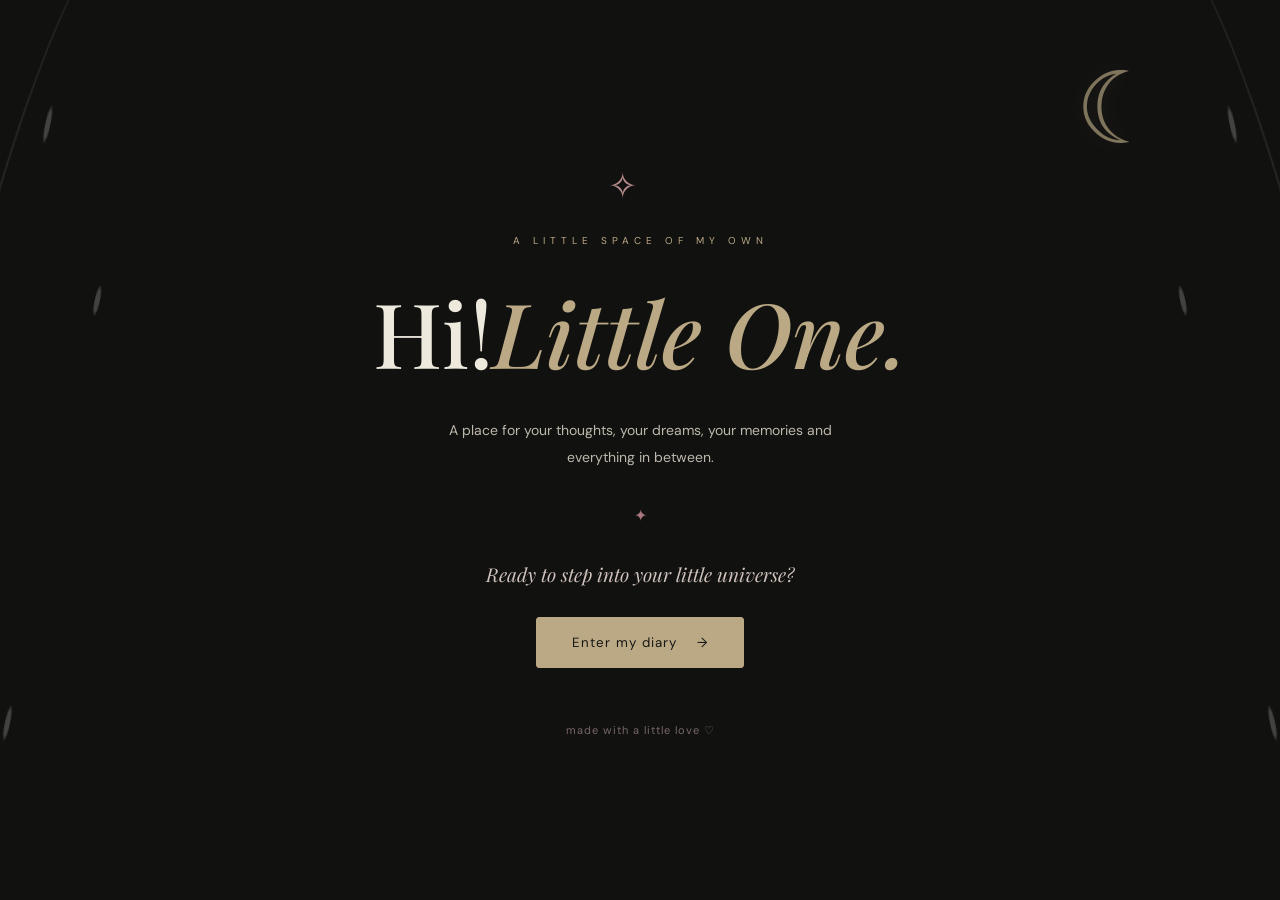
<file: index.html>
<!DOCTYPE html>
<html lang="en">
<head>
    <meta charset="UTF-8">
    <meta name="viewport" content="width=device-width, initial-scale=1.0">
    <title>Welcome | Dear Diary</title>

    <link rel="stylesheet" href="style.css">

    <link href="https://fonts.googleapis.com/css2?family=DM+Sans:wght@400;500;600&family=Playfair+Display:ital,wght@0,500;0,600;1,500&display=swap" rel="stylesheet">
</head>

<body class="welcome-page">

   <div class="moon-decoration">☾</div>

    <main class="welcome-container">

        <div class="welcome-decoration">✧</div>

       

        <p class="welcome-label">A LITTLE SPACE OF MY OWN</p>

        <h1>Hi!<span>Little One.</span></h1>

        <p class="welcome-message">
            A place for your thoughts, your dreams,
            your memories and everything in between.
        </p>

        <div class="welcome-divider">✦</div>

        <p class="welcome-question">
            Ready to step into your little universe?
        </p>

        <button class="welcome-button" onclick="enterDiary()">
            Enter my diary <span>→</span>
        </button>

        <p class="welcome-footer">made with a little love ♡</p>

    </main>

    <script>
        function enterDiary() {
          
        window.location.href = "login.html";
        }
    </script>

</body>
</html>
</file>
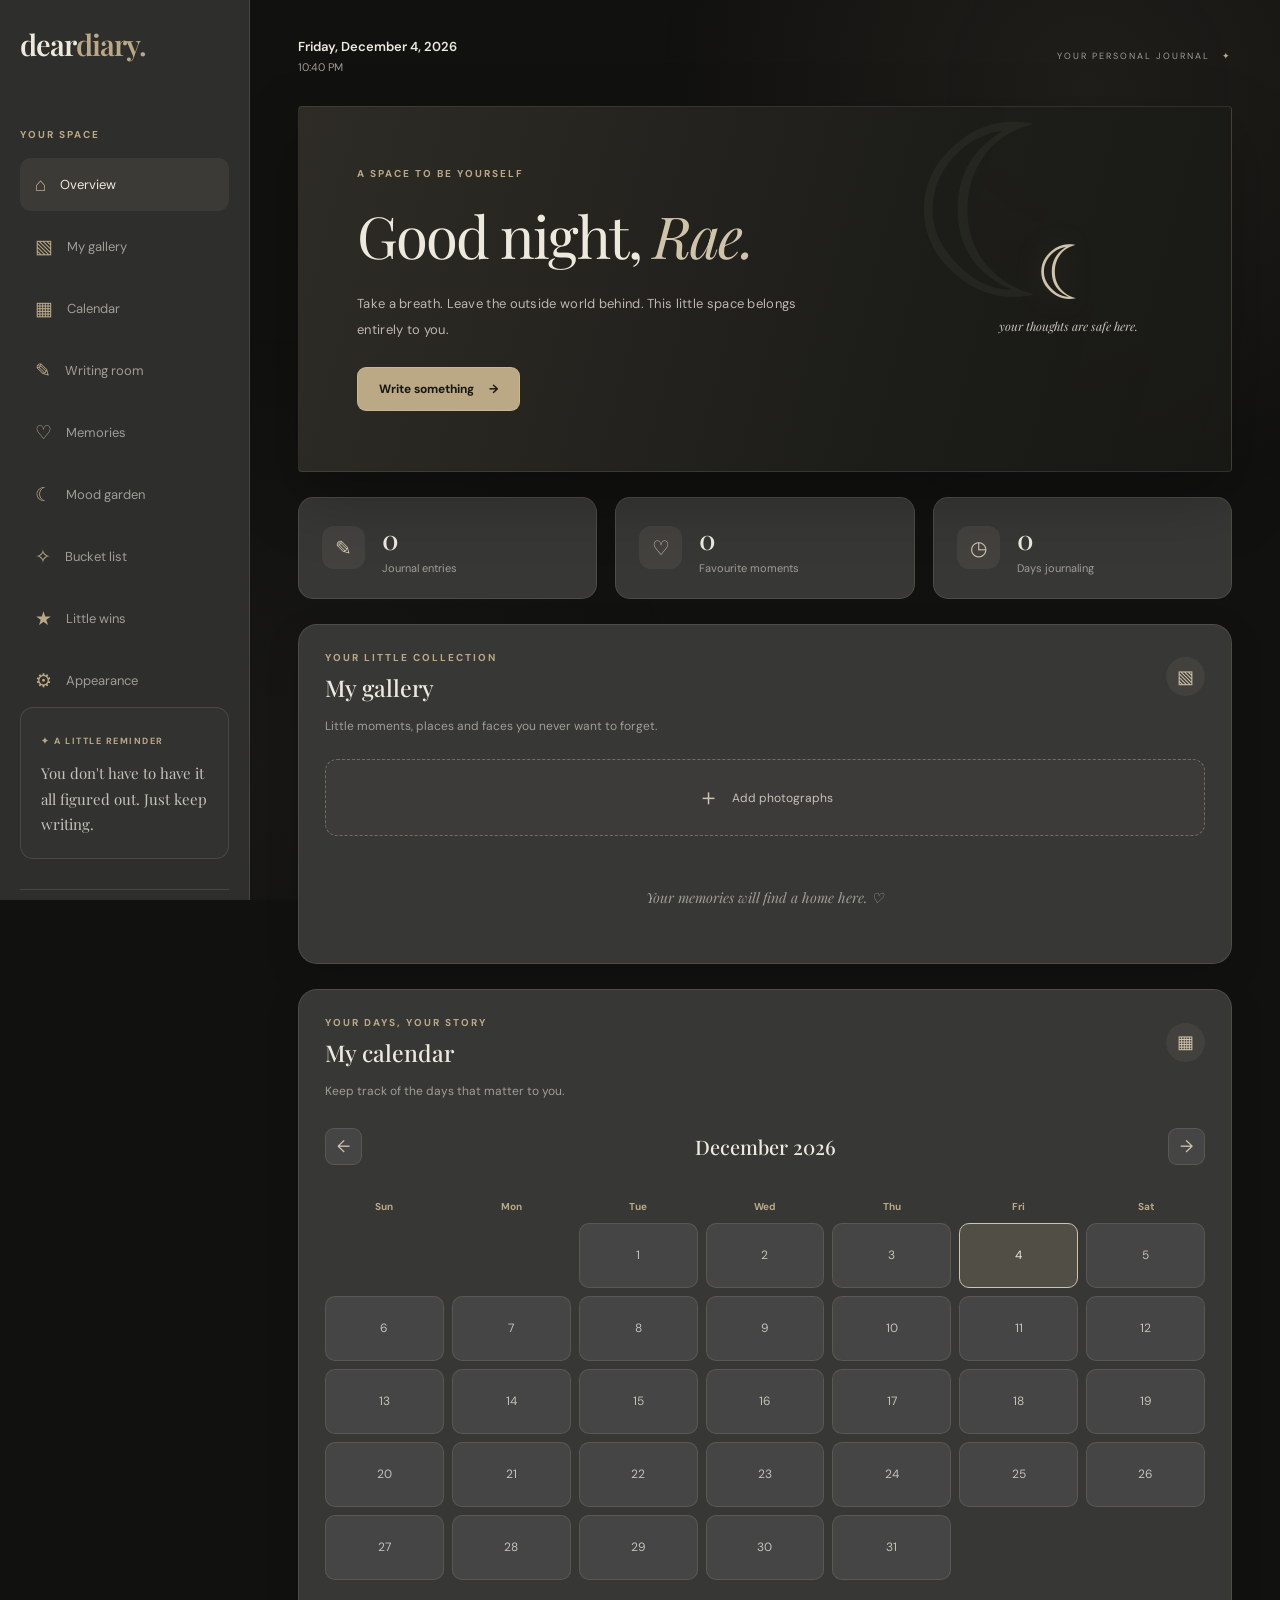
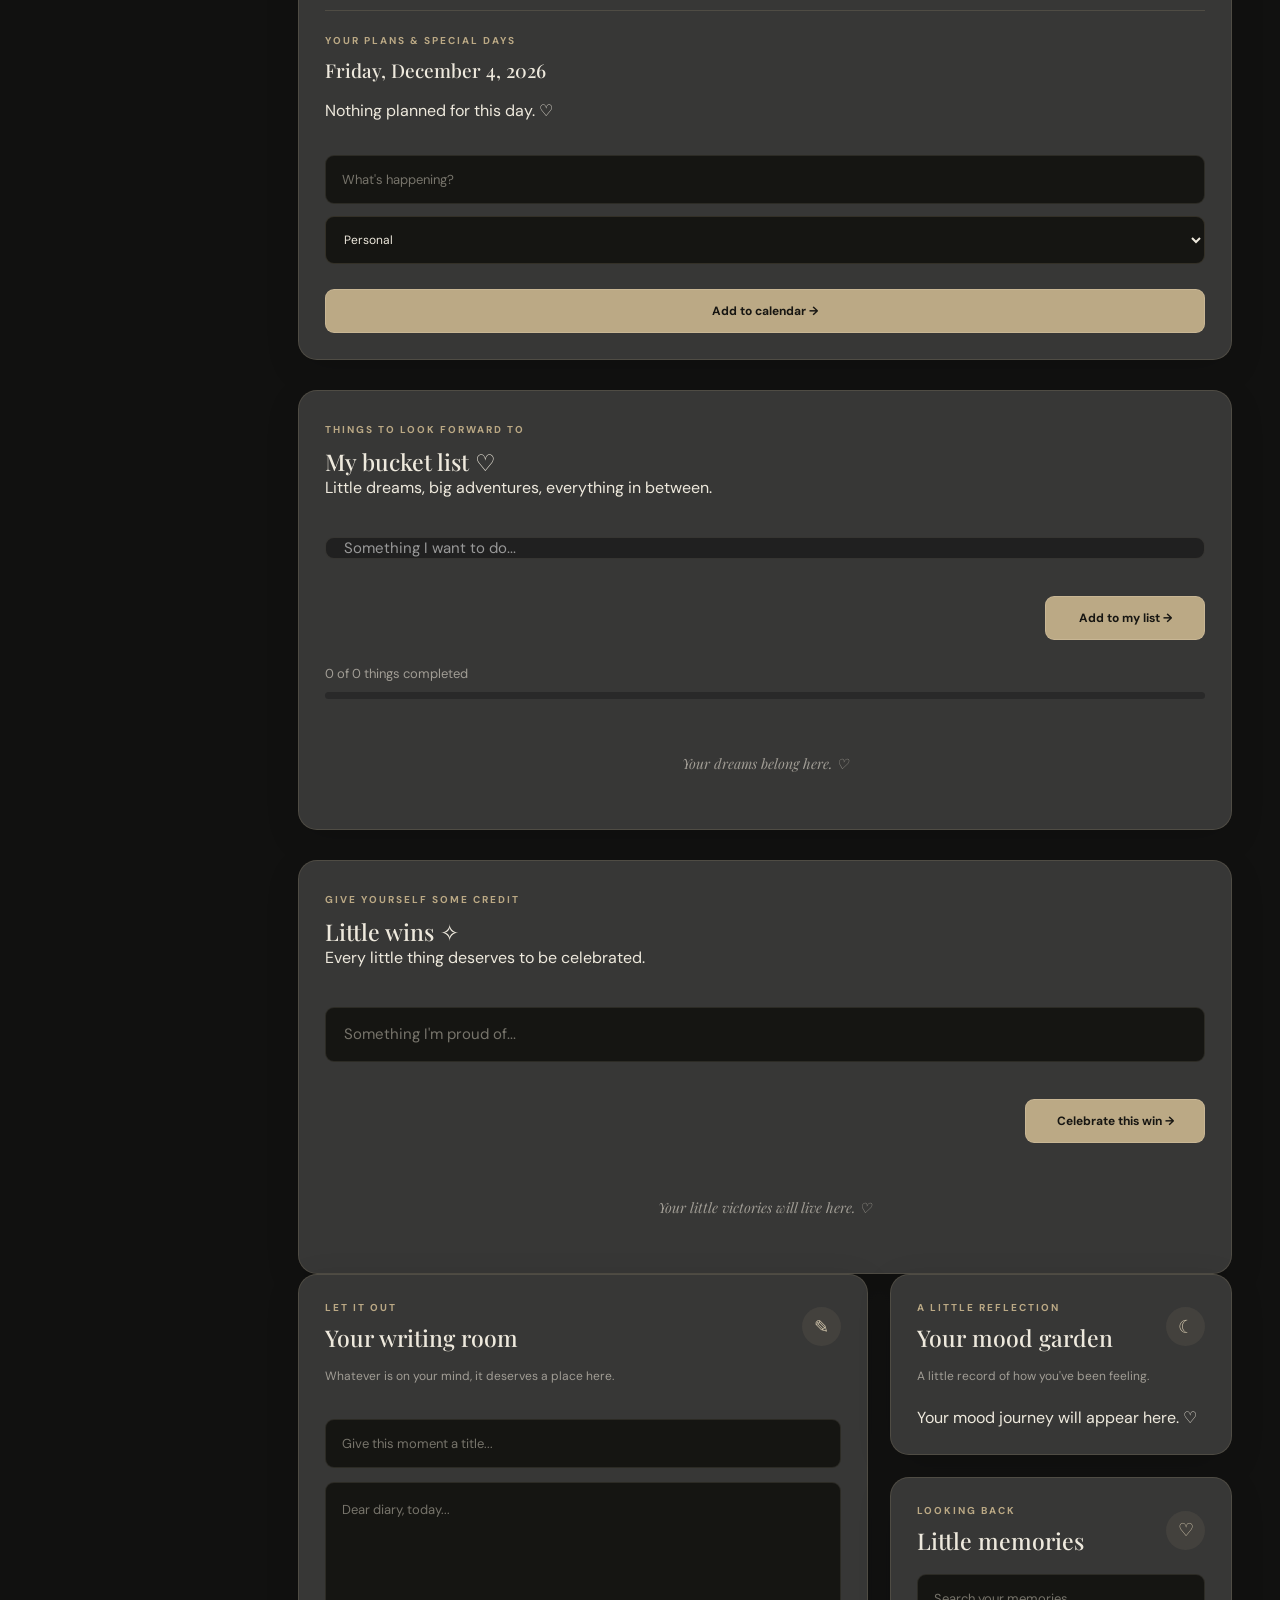
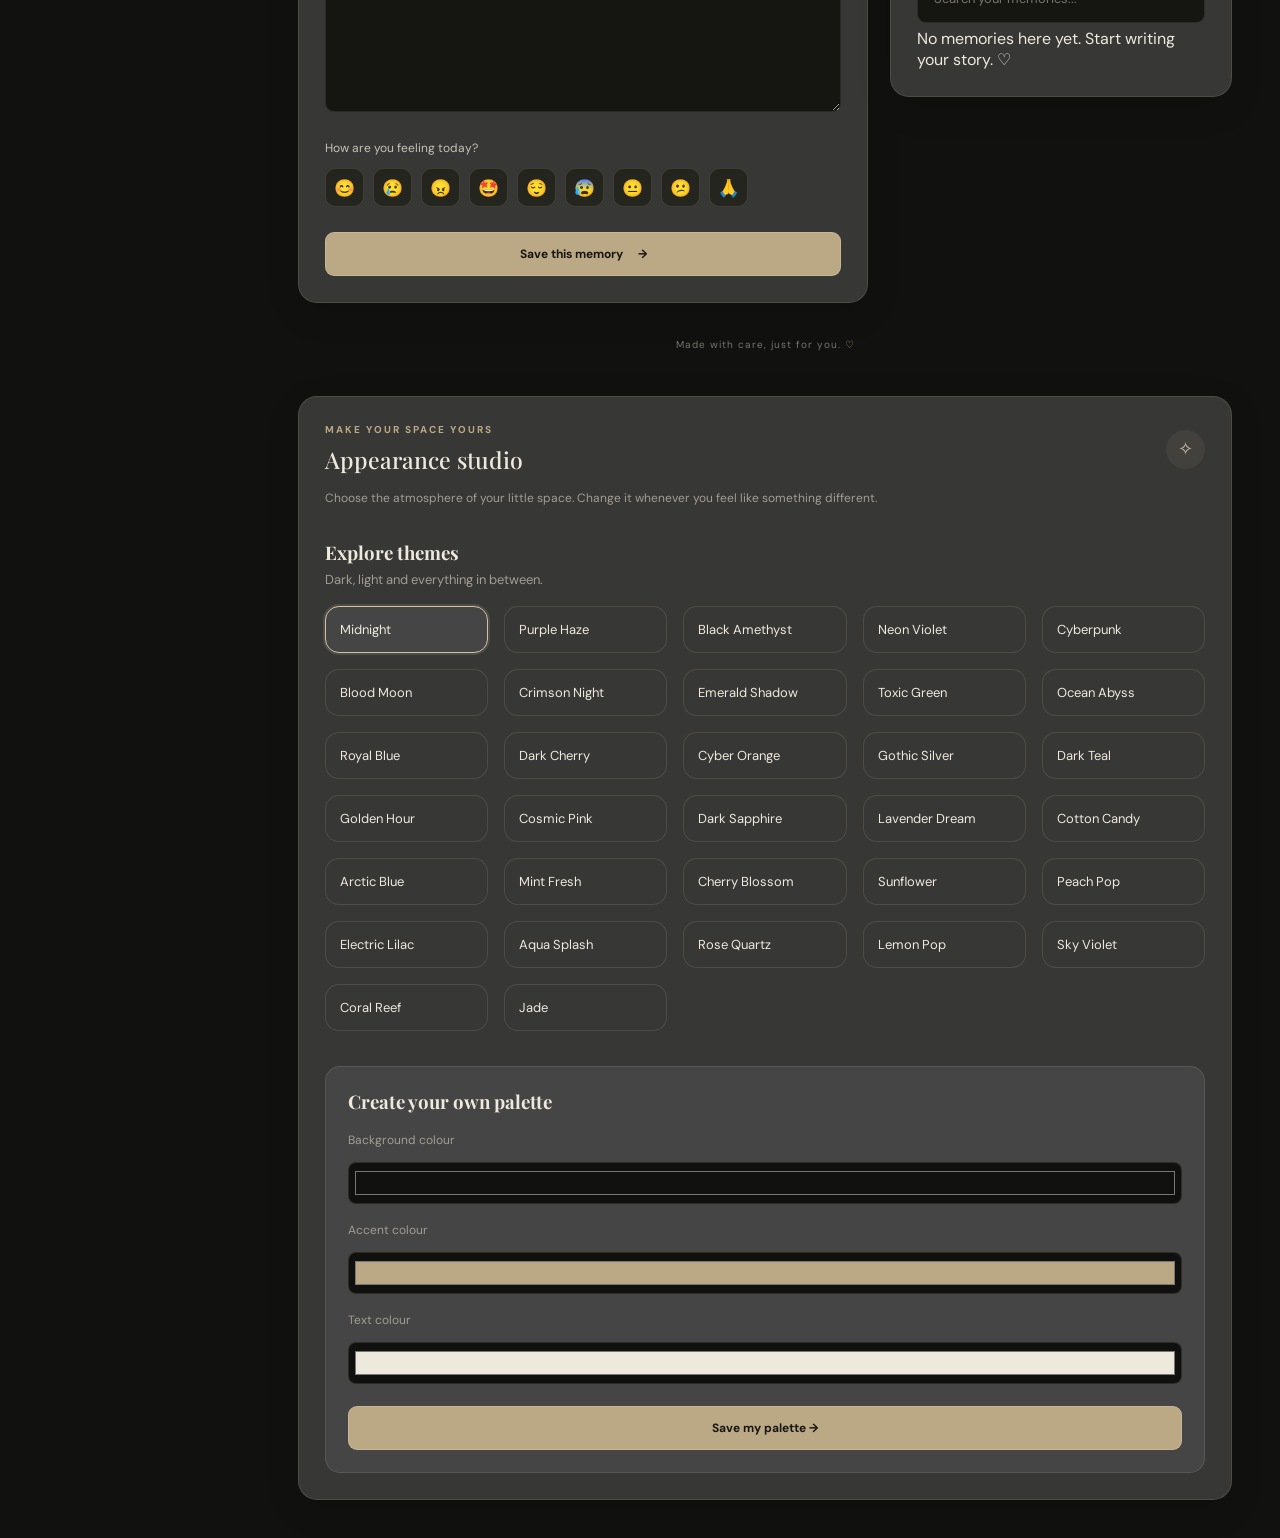
<file: diary.html>
<!DOCTYPE html>
<html lang="en">
<head>
    <meta charset="UTF-8">
    <meta name="viewport" content="width=device-width, initial-scale=1.0">

    <title>DearDiary | Your Private Space</title>

    <link rel="preconnect" href="https://fonts.googleapis.com">
    <link rel="preconnect" href="https://fonts.gstatic.com" crossorigin>
    <link href="https://fonts.googleapis.com/css2?family=DM+Sans:wght@400;500;600;700&family=Playfair+Display:wght@500;600;700&display=swap" rel="stylesheet">

    <link rel="stylesheet" href="style.css">
</head>

<body>

<div class="app-layout">

    <!-- SIDEBAR -->
    <aside class="sidebar">

        <div class="logo">
            dear<span>diary.</span>
        </div>

        <p class="nav-label">YOUR SPACE</p>

       
<nav>
    <a href="#home" class="active">
        <span>⌂</span> Overview
    </a>

    <a href="#gallery">
        <span>▧</span> My gallery
    </a>

    <a href="#calendar">
        <span>▦</span> Calendar
    </a>

    <a href="#write">
        <span>✎</span> Writing room
    </a>

    <a href="#memories">
        <span>♡</span> Memories
    </a>

    <a href="#moods">
        <span>☾</span> Mood garden
    </a>

    <a href="#bucketlist">
        <span>✧</span> Bucket list
    </a>

    <a href="#wins">
        <span>★</span> Little wins
    </a>

<a href="#appearance">
    <span>⚙</span> Appearance
</a>

</nav>


        <div class="sidebar-quote">
            <span>✦ A LITTLE REMINDER</span>
            <p>
                You don't have to have it all figured out.
                Just keep writing.
            </p>
        </div>

        <div class="sidebar-bottom">
            <span class="profile-icon">D</span>
            <div>
                <strong>Your little space</strong>
                <small>Just for you ♡</small>
            </div>
        </div>

    </aside>


    <!-- MAIN DASHBOARD -->
    <main class="main-content" id="home">

        

        <!-- TOP BAR -->
        <header class="topbar">
            <div>
                <p class="date" id="current-date"></p>
                <p class="time" id="current-time"></p>
            </div>

            <div class="topbar-note">
                YOUR PERSONAL JOURNAL
                <span>✦</span>
            </div>
        </header>


        <!-- WELCOME -->
        <section class="welcome">

            <div class="welcome-text">
                <p class="eyebrow">A SPACE TO BE YOURSELF</p>

                <h1 id="welcome-greeting">Good to see you <span>again.</span></h1>


                <p>
                    Take a breath. Leave the outside world behind.
                    This little space belongs entirely to you.
                </p>

                <button onclick="showWritingRoom()">
                    Write something <span>→</span>
                </button>
            </div>

           <div class="welcome-decoration">
    <span>☾</span>
    <p>your thoughts are safe here.</p>

</div>

        </section>


        
        <!-- STATISTICS -->
        <section class="stats">

            <div class="stat-card">
                <div class="stat-icon">✎</div>
                <div>
                    <h3 id="entry-count">0</h3>
                    <p>Journal entries</p>
                </div>
            </div>

            <div class="stat-card">
                <div class="stat-icon">♡</div>
                <div>
                    <h3 id="favourite-count">0</h3>
                    <p>Favourite moments</p>
                </div>
            </div>

            <div class="stat-card">
                <div class="stat-icon">◷</div>
                <div>
                    <h3 id="daycount">0</h3>
                    <p>Days journaling</p>
                </div>
            </div>

        </section>


<!-- MY GALLERY -->
<section class="gallery-section panel" id="gallery">

    <div class="section-heading">
        <div>
            <p class="eyebrow">YOUR LITTLE COLLECTION</p>
            <h2>My gallery</h2>
        </div>

        <span class="heading-icon">▧</span>
    </div>

    <p class="section-description">
        Little moments, places and faces you never want to forget.
    </p>

    <div class="gallery-upload">
        <label for="photo-upload">
            <span>＋</span>
            Add photographs
        </label>

        <input
            type="file"
            id="photo-upload"
            accept="image/*"
            multiple
        >
    </div>

    <div id="photo-gallery" class="photo-gallery">
        <p class="gallery-empty">
            Your memories will find a home here. ♡
        </p>
    </div>

</section>



<!-- MY CALENDAR -->
<section class="calendar-section panel" id="calendar">

    <div class="section-heading">
        <div>
            <p class="eyebrow">YOUR DAYS, YOUR STORY</p>
            <h2>My calendar</h2>
        </div>

        <span class="heading-icon">▦</span>
    </div>

    <p class="section-description">
        Keep track of the days that matter to you.
    </p>

    <div class="calendar-top">
        <button type="button" id="prev-month">←</button>

        <h3 id="calendar-month">October 2026</h3>

        <button type="button" id="next-month">→</button>
    </div>

    <div class="calendar-weekdays">
        <span>Sun</span>
        <span>Mon</span>
        <span>Tue</span>
        <span>Wed</span>
        <span>Thu</span>
        <span>Fri</span>
        <span>Sat</span>
    </div>

    <div id="calendar-days" class="calendar-days"></div>

    <div class="calendar-events">

        <p class="eyebrow">YOUR PLANS & SPECIAL DAYS</p>

        <h3 id="selected-date">
            Select a date
        </h3>

        <div id="event-list"></div>

        <div class="event-form">

            <input
                type="text"
                id="event-title"
                placeholder="What's happening?"
            >

            <select id="event-type">
                <option value="Personal">Personal</option>
                <option value="Birthday">Birthday</option>
                <option value="School">School</option>
                <option value="Important">Important</option>
                <option value="Fun">Fun</option>
            </select>

            <button type="button" id="add-event" class="save-button">
                Add to calendar →
            </button>

        </div>

    </div>

</section>



<!-- BUCKET LIST -->
<section class="bucket-section panel" id="bucketlist">

    <div class="section-heading">
        <div>
            <span class="eyebrow">THINGS TO LOOK FORWARD TO</span>
            <h2>My bucket list <span>♡</span></h2>
            <p>Little dreams, big adventures, everything in between.</p>
        </div>
    </div>

    <div class="bucket-input">
        <input type="text" id="bucket-input"
               placeholder="Something I want to do...">

        <button id="add-bucket" class="save-button">
            Add to my list →
        </button>
    </div>

    <div class="bucket-progress">
        <p id="bucket-count">0 things completed</p>
        <div class="progress-track">
            <div id="bucket-progress-bar"></div>
        </div>
    </div>

    <div id="bucket-list">
        <p class="gallery-empty">Your dreams belong here. ♡</p>
    </div>

</section>

<!-- LITTLE WINS -->
<section class="wins-section panel" id="wins">

    <div class="section-heading">
        <div>
            <span class="eyebrow">GIVE YOURSELF SOME CREDIT</span>
            <h2>Little wins <span>✧</span></h2>
            <p>Every little thing deserves to be celebrated.</p>
        </div>
    </div>

    <div class="wins-input">
        <input type="text" id="win-input"
               placeholder="Something I'm proud of...">

        <button id="add-win" class="save-button">
            Celebrate this win →
        </button>
    </div>

    <div id="wins-list" class="wins-list">
        <p class="gallery-empty">Your little victories will live here. ♡</p>
    </div>

</section>



      
        
 <!-- DASHBOARD GRID -->
        <div class="dashboard-grid">

            <!-- WRITING ROOM -->
            <section class="writing-room panel" id="write">

                <div class="section-heading">
                    <div>
                        <p class="eyebrow">LET IT OUT</p>
                        <h2>Your writing room</h2>
                    </div>

                    <span class="heading-icon">✎</span>
                </div>

                <p class="section-description">
                    Whatever is on your mind, it deserves a place here.
                </p>

                <input
                    type="text"
                    id="entry-title"
                    placeholder="Give this moment a title..."
                >

                <textarea
                    id="entry-content"
                    placeholder="Dear diary, today..."
                ></textarea>

                <div class="mood-picker">
                    <p>How are you feeling today?</p>

                    <div class="mood-options">
                        <button type="button" class="mood" onclick="setMood('happy')">😊</button>
                        <button type="button" class="mood" onclick="setMood('sad')">😢</button>
                        <button type="button" class="mood" onclick="setMood('angry')">😠</button>
                        <button type="button" class="mood" onclick="setMood('excited')">🤩</button>
                        <button type="button" class="mood" onclick="setMood('relaxed')">😌</button>
                        <button type="button" class="mood" onclick="setMood('anxious')">😰</button>
                        <button type="button" class="mood" onclick="setMood('bored')">😐</button>
                        <button type="button" class="mood" onclick="setMood('confused')">😕</button>
                        <button type="button" class="mood" onclick="setMood('grateful')">🙏</button>
                    </div>
                </div>

                <button id="save-entry-btn" class="save-button" onclick="saveEntry()">
                    Save this memory <span>→</span>
                </button>

            </section>

            


            <!-- RIGHT COLUMN -->
            <div class="right-column">

                <section class="moods panel" id="moods">

                    <div class="section-heading">
                        <div>
                            <p class="eyebrow">A LITTLE REFLECTION</p>
                            <h2>Your mood garden</h2>
                        </div>

                        <span class="heading-icon">☾</span>
                    </div>

                    <p class="section-description">
                        A little record of how you've been feeling.
                    </p>

                    <div id="moodHistory"></div>

                </section>


                <section class="memories panel" id="memories">

                    <div class="section-heading">
                        <div>
                            <p class="eyebrow">LOOKING BACK</p>
                            <h2>Little memories</h2>
                        </div>

                        <span class="heading-icon">♡</span>
                    </div>

                    <input
                        type="search"
                        id="searchEntries"
                        placeholder="Search your memories..."
                    >

                    <div id="entrieslist"></div>

                </section>



      
            </div>

        </div>

        <footer>
            Made with care, just for you. <span>♡</span>
        </footer>
<!-- APPEARANCE STUDIO -->
<section class="appearance-section panel" id="appearance">

    <div class="section-heading">
        <div>
            <p class="eyebrow">MAKE YOUR SPACE YOURS</p>
            <h2>Appearance studio</h2>
        </div>

        <span class="heading-icon">✧</span>
    </div>

    <p class="section-description">
        Choose the atmosphere of your little space.
        Change it whenever you feel like something different.
    </p>

    <div class="appearance-subheading">
        <h3>Explore themes</h3>
        <p>Dark, light and everything in between.</p>
    </div>

    <div id="theme-grid" class="theme-grid">
        <!-- Themes will be added using JavaScript -->
    </div>

    <div class="custom-theme">
        <h3>Create your own palette</h3>

        <label for="custom-background">Background colour</label>
        <input type="color" id="custom-background" value="#111110">

        <label for="custom-accent">Accent colour</label>
        <input type="color" id="custom-accent" value="#bba985">

        <label for="custom-text">Text colour</label>
        <input type="color" id="custom-text" value="#eee9dd">

        <button type="button" id="save-custom-theme" class="save-button">
            Save my palette →
        </button>
    </div>

</section>
      
    </main>

</div>

<script src="script.js"></script>

</body>
</html>
</file>
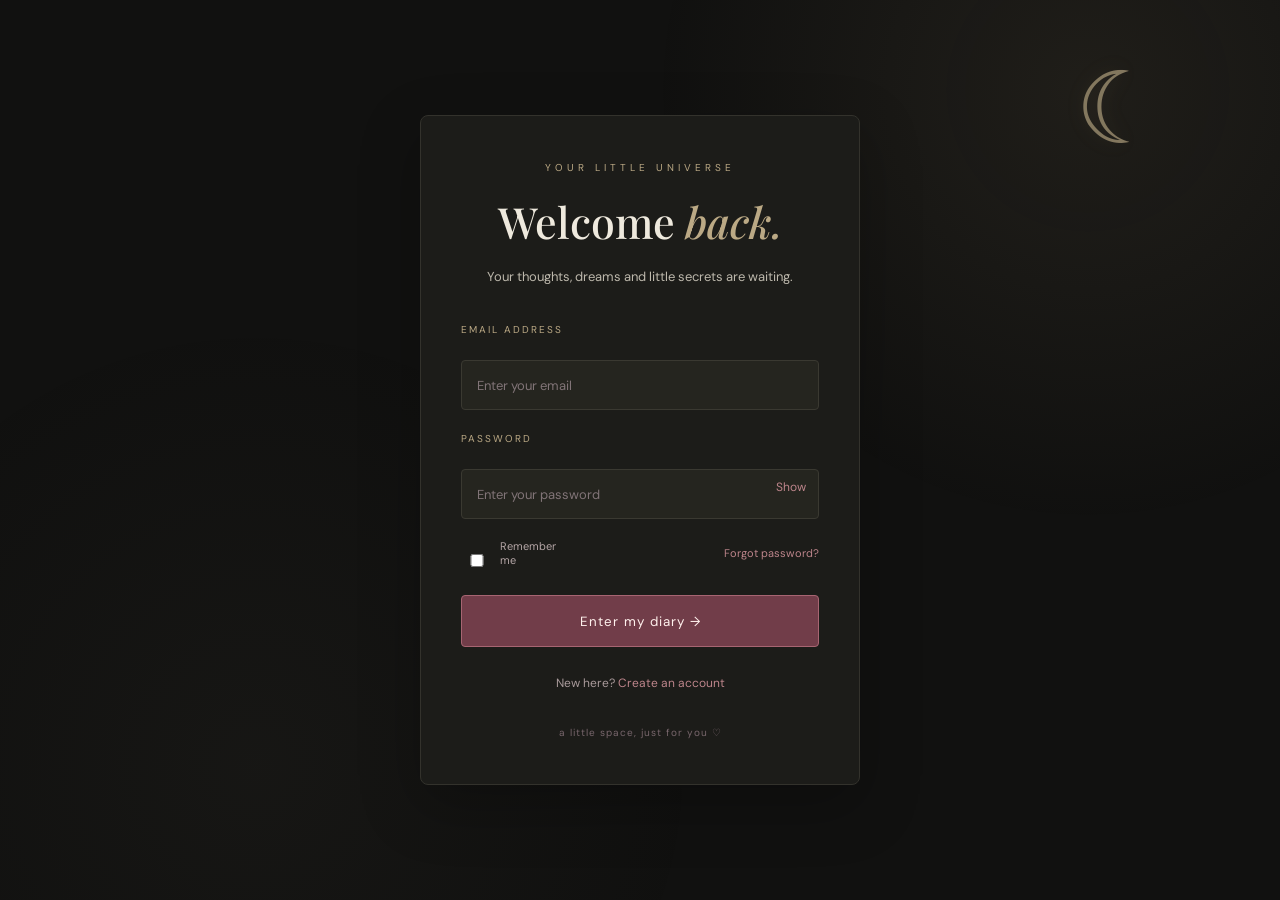
<file: login.html>
<!DOCTYPE html>
<html lang="en">
<head>
    <meta charset="UTF-8">
    <meta name="viewport" content="width=device-width, initial-scale=1.0">
    <title>Login | Dear Diary</title>

    <link rel="stylesheet" href="style.css">

    <link href="https://fonts.googleapis.com/css2?family=DM+Sans:wght@400;500;600&family=Playfair+Display:ital,wght@0,500;0,600;1,500&display=swap" rel="stylesheet">
</head>

<body class="login-page">

    <div class="moon-decoration">☾</div>

    <main class="login-container">

        
        <p class="login-label">YOUR LITTLE UNIVERSE</p>

        <h1>Welcome <span>back.</span></h1>

        <p class="login-subtitle">
            Your thoughts, dreams and little secrets are waiting.
        </p>

        <form id="login-form">

            <label for="email">EMAIL ADDRESS</label>
            <input type="email" id="email"
                placeholder="Enter your email" required>

            <label for="password">PASSWORD</label>

            <div class="password-wrapper">
                <input type="password" id="password"
                    placeholder="Enter your password" required>

                <button type="button" id="toggle-password">
                    Show
                </button>
            </div>

            <div class="login-options">
                <label class="remember-label">
                    <input type="checkbox" id="remember">
                    Remember me
                </label>

                <a href="#" id="forgot-password">Forgot password?</a>
            </div>

            <button type="submit" class="login-button">
                Enter my diary →
            </button>

            <p id="login-message"></p>

        </form>

        <p class="signup-text">
            New here?
            <a href="signup.html">Create an account</a>
        </p>

        <p class="login-footer">a little space, just for you ♡</p>

    </main>

    <script src="login.js"></script>

</body>
</html>
</file>
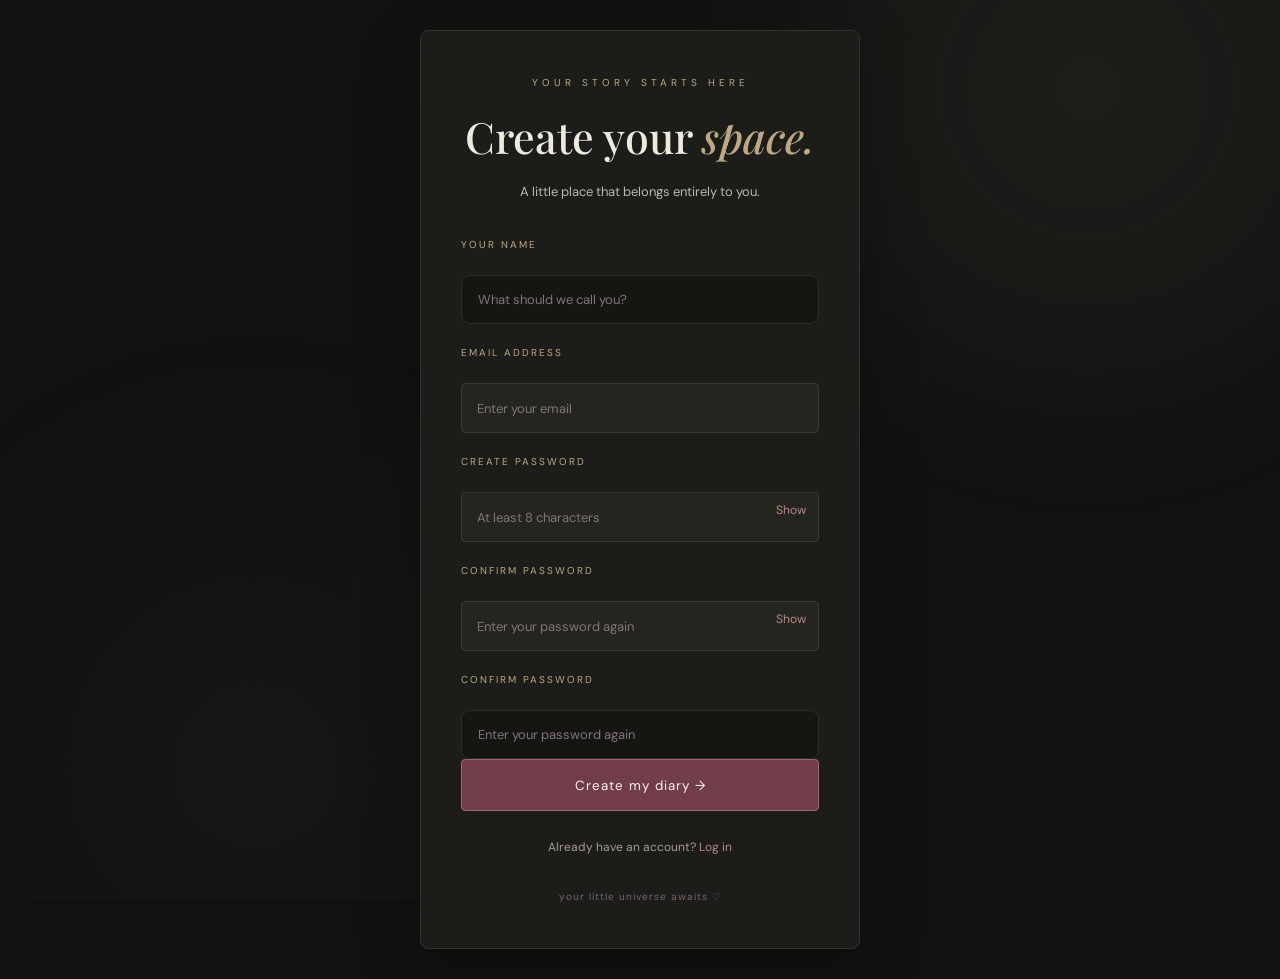
<file: signup.html>
<!DOCTYPE html>
<html lang="en">
<head>
    <meta charset="UTF-8">
    <meta name="viewport" content="width=device-width, initial-scale=1.0">
    <title>Create Account | Dear Diary</title>

    <link rel="stylesheet" href="style.css">

    <link href="https://fonts.googleapis.com/css2?family=DM+Sans:wght@400;500;600&family=Playfair+Display:ital,wght@0,500;0,600;1,500&display=swap" rel="stylesheet">
</head>

<body class="login-page">

    <main class="login-container">

        <div class="login-flower">✿</div>

        <p class="login-label">YOUR STORY STARTS HERE</p>

        <h1>Create your <span>space.</span></h1>

        <p class="login-subtitle">
            A little place that belongs entirely to you.
        </p>

        <form id="signup-form">

            <label for="full-name">YOUR NAME</label>
            <input type="text" id="full-name"
                placeholder="What should we call you?" required>

            <label for="signup-email">EMAIL ADDRESS</label>
            <input type="email" id="signup-email"
                placeholder="Enter your email" required>

            <label for="signup-password">CREATE PASSWORD</label>
<div class="password-wrapper">
    <input type="password" id="signup-password" placeholder="At least 8 characters" minlength="8" required>
    <button type="button" class="toggle-signup-password" data-target="signup-password">Show</button>
</div>

<label for="confirm-password">CONFIRM PASSWORD</label>
<div class="password-wrapper">
    <input type="password" id="confirm-password" placeholder="Enter your password again" required>
    <button type="button" class="toggle-signup-password" data-target="confirm-password">Show</button>
</div>

            <label for="confirm-password">CONFIRM PASSWORD</label>
            <input type="password" id="confirm-password"
                placeholder="Enter your password again" required>

            <button type="submit" class="login-button">
                Create my diary →
            </button>

            <p id="signup-message"></p>

        </form>

        <p class="signup-text">
            Already have an account?
            <a href="login.html">Log in</a>
        </p>

        <p class="login-footer">your little universe awaits ♡</p>

    </main>

    <script src="signup.js"></script>

</body>
</html>
</file>
<file: style.css>
/* =========================================
   DEAR DIARY — MIDNIGHT EDITION
   Charcoal • Ivory • Moonlight
========================================= */

@import url('https://fonts.googleapis.com/css2?family=DM+Sans:wght@400;500;600;700&family=Playfair+Display:wght@400;500;600;700&display=swap');

/* RESET */

* {
    margin: 0;
    padding: 0;
    box-sizing: border-box;
    scroll-behavior: smooth;
}

:root {
    --background: #111110;
    --sidebar: #171715;
    --panel: #1c1c19;
    --panel-light: #22221f;

    --ivory: #eee9dd;
    --text: #eee9dd;
    --muted: #99968d;
    --soft: #c6c0b2;

    --gold: #bba985;
    --gold-light: #d5c4a2;

    --border: rgba(226, 216, 194, 0.10);
    --radius: 19px;

    --input-bg: #151512;
    --button-text: #171612;
}

body {
    min-height: 100vh;
    background: var(--background);
    color: var(--ivory);
    font-family: 'DM Sans', sans-serif;
    overflow-x: hidden;
}

/* SUBTLE BACKGROUND */

body::before {
    content: "";
    position: fixed;
    inset: 0;
    pointer-events: none;
    z-index: -1;

    background:
        radial-gradient(
            circle at 85% 10%,
            rgba(185, 164, 124, 0.09),
            transparent 32%
        ),
        radial-gradient(
            circle at 20% 85%,
            rgba(155, 147, 125, 0.045),
            transparent 35%
        );
}

/* MAIN LAYOUT */

.app-layout {
    min-height: 100vh;
}

/* SIDEBAR */

.sidebar {
    position: fixed;
    inset: 0 auto 0 0;
    width: 250px;
    height: 100vh;
    padding: 25px 20px;

    background: var(--sidebar);
    border-right: 1px solid var(--border);

    display: flex;
    flex-direction: column;
    z-index: 20;

    overflow-y: auto;
}

.logo {
    font-family: 'Playfair Display', serif;
    font-size: 29px;
    font-weight: 600;
    letter-spacing: -1px;
    margin-bottom: 65px;
    color: var(--ivory);
}

.logo span {
    color: var(--gold);
}

.nav-label,
.eyebrow {
    font-size: 10px;
    font-weight: 700;
    letter-spacing: 2px;
    color: var(--gold);
}

.nav-label {
    margin-bottom: 17px;
}

.sidebar nav {
    display: flex;
    flex-direction: column;
    gap: 9px;
}

.sidebar nav a {
    display: flex;
    align-items: center;
    gap: 14px;

    text-decoration: none;
    color: var(--muted);

    padding: 14px 15px;
    border-radius: 11px;

    font-size: 13px;
    transition: 0.3s ease;
}

.sidebar nav a span {
    font-size: 19px;
    color: var(--gold);
}

.sidebar nav a:hover,
.sidebar nav a.active {
    color: var(--ivory);
    background: rgba(201, 181, 143, 0.09);
}

.sidebar nav a:hover {
    transform: translateX(4px);
}

.sidebar-quote {
    margin-top: auto;
    margin-bottom: 30px;
    padding: 20px;

    border: 1px solid var(--border);
    border-radius: 13px;
    background: rgba(255, 255, 255, 0.018);
}

.sidebar-quote span {
    color: var(--gold);
    font-size: 9px;
    letter-spacing: 1.5px;
    font-weight: 700;
}

.sidebar-quote p {
    font-family: 'Playfair Display', serif;
    font-size: 15px;
    line-height: 1.7;
    color: var(--soft);
    margin-top: 12px;
}

.sidebar-bottom {
    display: flex;
    align-items: center;
    gap: 12px;
    padding-top: 20px;
    border-top: 1px solid var(--border);
}

.profile-icon {
    width: 38px;
    height: 38px;
    border-radius: 50%;

    display: grid;
    place-items: center;

    background: #35332c;
    color: var(--gold-light);
    font-family: 'Playfair Display', serif;
}

.sidebar-bottom strong,
.sidebar-bottom small {
    display: block;
}

.sidebar-bottom strong {
    font-size: 12px;
    font-weight: 600;
}

.sidebar-bottom small {
    font-size: 10px;
    color: var(--muted);
    margin-top: 4px;
}

/* MAIN CONTENT */

.main-content {
    margin-left: 250px;
    max-width: 1750px;
    padding: 38px 48px;
}

/* TOP BAR */

.topbar {
    display: flex;
    justify-content: space-between;
    align-items: center;
    margin-bottom: 32px;
}

.date {
    color: var(--ivory);
    font-size: 13px;
    font-weight: 600;
}

.time {
    color: var(--muted);
    font-size: 11px;
    margin-top: 5px;
}

.topbar-note {
    color: var(--muted);
    font-size: 9px;
    letter-spacing: 2px;
}

.topbar-note span {
    color: var(--gold);
    margin-left: 8px;
}

/* WELCOME SECTION */

.welcome {
    position: relative;
    overflow: hidden;

    min-height: 310px;
    padding: 60px 58px;

    display: flex;
    align-items: center;
    justify-content: space-between;

   background:
    linear-gradient(
        105deg,
        rgba(48, 46, 39, 0.95),
        rgba(29, 29, 26, 0.97) 65%,
        rgba(25, 25, 22, 0.95)
    );

    border: 1px solid rgba(209, 193, 158, 0.13);
    border-radius: 4px;

    box-shadow: 0 25px 65px rgba(0, 0, 0, 0.25);

    animation: fadeIn 1s ease both;
}
    

.welcome::after {
    content: "☾";
    position: absolute;
    right: 12%;
    top: -70px;

    font-size: 240px;
    font-family: 'Playfair Display', serif;
    color: rgba(226, 212, 181, 0.055);

    pointer-events: none;
}

.welcome-text {
    position: relative;
    z-index: 1;
    max-width: 600px;
}

.welcome h1 {
    font-family: 'Playfair Display', serif;
    font-size: clamp(38px, 5vw, 58px);
    font-weight: 400;
    letter-spacing: -2px;
    line-height: 1.15;
    margin: 22px 0;
    max-width: 650px;
}

.welcome h1 span {
    color: var(--gold-light);
    font-style: italic;
}

.welcome-text > p:last-of-type {
    color: #c0b5b0;
    font-size: 13px;
    line-height: 2;
    max-width: 440px;
    letter-spacing: 0.3px;
}

.welcome-decoration {
    position: relative;
    z-index: 1;
    text-align: center;
    margin-right: 35px;
}

.welcome-decoration span {
    display: block;
    font-size: 75px;
    color: var(--gold-light);
    font-family: 'Playfair Display', serif;
    text-shadow: 0 0 35px rgba(209, 193, 158, 0.2);
}

.welcome-decoration p {
    font-family: 'Playfair Display', serif;
    font-style: italic;
    font-size: 12px;
    color: var(--soft);
}

/* BUTTONS */

button {
    font-family: inherit;
    cursor: pointer;
    transition: 0.25s ease;
}

.welcome button,
.save-button {
    padding: 13px 21px;
    border: 1px solid rgba(222, 207, 176, 0.35);
    border-radius: 9px;

    background: var(--gold);
    color: #171612;

    font-size: 12px;
    font-weight: 700;
    margin-top: 24px;
}

.welcome button span,
.save-button span {
    margin-left: 12px;
}

.welcome button:hover,
.save-button:hover {
    background: var(--gold-light);
    transform: translateY(-3px);
    box-shadow: 0 8px 25px rgba(187, 169, 133, 0.15);
}

/* STATISTICS */

.stats {
    display: grid;
    grid-template-columns: repeat(3, 1fr);
    gap: 18px;
    margin: 25px 0;
}

.stat-card {
    display: flex;
    align-items: center;
    gap: 17px;

    padding: 23px;

    background: var(--panel);
    border: 1px solid var(--border);
    border-radius: 15px;

    transition: 0.3s ease;
}

.stat-card:hover {
    transform: translateY(-4px);
    border-color: rgba(187, 169, 133, 0.3);
    background: var(--panel-light);
}

.stat-icon {
    width: 43px;
    height: 43px;

    display: grid;
    place-items: center;

    border-radius: 12px;
    background: rgba(187, 169, 133, 0.10);

    color: var(--gold-light);
    font-size: 20px;
}

.stat-card h3 {
    font-family: 'Playfair Display', serif;
    font-size: 27px;
    font-weight: 500;
}

.stat-card p {
    color: var(--muted);
    font-size: 11px;
    margin-top: 4px;
}

/* DASHBOARD GRID */

.dashboard-grid {
    display: grid;
    grid-template-columns: minmax(0, 1.5fr) minmax(270px, 0.9fr);
    gap: 22px;
    align-items: start;
}

.right-column {
    display: flex;
    flex-direction: column;
    gap: 22px;
}

/* PANELS */

.panel {
    background: var(--panel);
    border: 1px solid var(--border);
    border-radius: var(--radius);
    padding: 26px;

    box-shadow: 0 10px 35px rgba(0, 0, 0, 0.12);
    transition: border-color 0.3s ease;
}

.panel:hover {
    border-color: rgba(187, 169, 133, 0.22);
}

.section-heading {
    display: flex;
    justify-content: space-between;
    align-items: center;
}

.section-heading h2 {
    font-family: 'Playfair Display', serif;
    font-size: 23px;
    font-weight: 500;
    margin-top: 8px;
}

.heading-icon {
    width: 39px;
    height: 39px;
    display: grid;
    place-items: center;

    border-radius: 50%;
    background: rgba(187, 169, 133, 0.09);
    color: var(--gold-light);
    font-size: 18px;
}

.section-description {
    color: var(--muted);
    font-size: 12px;
    line-height: 1.8;
    margin: 13px 0 18px;
}

/* INPUTS */

input,
textarea {
    width: 100%;
    padding: 15px 16px;
    margin-top: 14px;

    background: #151512;
    border: 1px solid rgba(226, 216, 194, 0.11);
    border-radius: 9px;

    color: var(--ivory);
    font-family: 'DM Sans', sans-serif;
    font-size: 13px;

    outline: none;
    transition: 0.25s ease;
}

input:focus,
textarea:focus {
    border-color: rgba(187, 169, 133, 0.65);
    box-shadow: 0 0 0 3px rgba(187, 169, 133, 0.06);
}

input::placeholder,
textarea::placeholder {
    color: #77746b;
}

textarea {
    min-height: 230px;
    resize: vertical;
    line-height: 1.9;
}

textarea:focus::placeholder {
    color: #aaa393;
}

/* MOOD PICKER */

.mood-picker {
    margin-top: 23px;
}

.mood-picker > p {
    color: var(--soft);
    font-size: 12px;
    margin-bottom: 12px;
}

.mood-options {
    display: flex;
    flex-wrap: wrap;
    gap: 9px;
}

.mood {
    width: 39px;
    height: 39px;

    border: 1px solid var(--border);
    border-radius: 10px;

    background: #25251f;
    font-size: 17px;
}

.mood:hover,
.mood.selected {
    background: rgba(187, 169, 133, 0.18);
    border-color: var(--gold);
    transform: translateY(-3px);
}

/* SAVE BUTTON */

.save-button {
    width: 100%;
    margin-top: 25px;
}

/* MEMORIES */

.memories input {
    margin: 18px 0 5px;
}

#entrieslist {
    display: flex;
    flex-direction: column;
    gap: 12px;
}

.entry-card {
    margin-top: 15px;
    padding: 17px;

    background: #24241f;
    border: 1px solid var(--border);
    border-radius: 12px;
}

.entry-card h3 {
    font-family: 'Playfair Display', serif;
    font-size: 18px;
    font-weight: 500;
    margin-bottom: 7px;
}

.entry-card small {
    display: block;
    color: var(--gold);
    font-size: 10px;
    margin-bottom: 12px;
}

.entry-card p {
    color: #bdb8ac;
    font-size: 12px;
    line-height: 1.8;
    white-space: pre-wrap;
    overflow-wrap: anywhere;
}

.entry-card button {
    padding: 8px 12px;
    margin: 12px 6px 0 0;

    color: var(--soft);
    background: #303029;
    border: 1px solid var(--border);
    border-radius: 7px;
    font-size: 10px;
}

.entry-card button:hover {
    color: var(--ivory);
    border-color: var(--gold);
}

/* MOOD HISTORY */

#moodHistory {
    margin-top: 20px;
}

#moodHistory p {
    padding: 12px 14px;
    margin-bottom: 9px;

    color: var(--soft);
    background: #25251f;
    border: 1px solid var(--border);
    border-radius: 9px;

    font-size: 12px;
    text-transform: capitalize;
}

/* FOOTER */

footer {
    padding: 35px 0 15px;
    text-align: center;

    color: #77746b;
    font-size: 10px;
    letter-spacing: 1px;
}

footer span {
    color: var(--gold);
}

/* ANIMATION */

@keyframes fadeIn {
    from {
        opacity: 0;
        transform: translateY(15px);
    }

    to {
        opacity: 1;
        transform: translateY(0);
    }
}

/* RESPONSIVE DESIGN */

@media (max-width: 1100px) {
    .main-content {
        padding: 30px;
    }

    .dashboard-grid {
        grid-template-columns: 1fr;
    }

    .right-column {
        display: grid;
        grid-template-columns: 1fr 1fr;
    }
}

@media (max-width: 800px) {
    .sidebar {
        position: relative;
        width: 100%;
        height: auto;
        padding: 20px;
    }

    .logo {
        margin-bottom: 22px;
    }

    .nav-label,
    .sidebar-quote,
    .sidebar-bottom {
        display: none;
    }

    .sidebar nav {
        flex-direction: row;
        flex-wrap: wrap;
        gap: 5px;
    }

    .sidebar nav a {
        padding: 10px;
        font-size: 11px;
    }

    .sidebar nav a span {
        font-size: 15px;
    }

    .main-content {
        margin-left: 0;
        padding: 22px;
    }

    .welcome {
        padding: 35px 25px;
    }

    .welcome-decoration {
        display: none;
    }

    .stats {
        grid-template-columns: 1fr;
        gap: 10px;
    }

    .right-column {
        display: flex;
    }
}

@media (max-width: 450px) {
    .topbar-note {
        display: none;
    }

    .welcome h1 {
        font-size: 32px;
    }

    .welcome {
        padding: 30px 22px;
    }

    .panel {
        padding: 20px;
    }
}

@media (prefers-reduced-motion: reduce) {
    *,
    *::before,
    *::after {
        animation-duration: 0.01ms !important;
        transition-duration: 0.01ms !important;
        scroll-behavior: auto !important;
    }
}

/* =================================
   MY GALLERY
================================= */

.gallery-section {
    margin-bottom: 25px;
}

.gallery-upload {
    margin: 22px 0;
}

.gallery-upload label {
    display: flex;
    align-items: center;
    justify-content: center;
    gap: 12px;

    padding: 22px;
    border: 1px dashed rgba(187, 169, 133, 0.45);
    border-radius: 12px;

    color: var(--soft);
    background: rgba(187, 169, 133, 0.035);

    font-size: 12px;
    cursor: pointer;
    transition: 0.3s ease;
}

.gallery-upload label span {
    font-size: 23px;
    color: var(--gold-light);
}

.gallery-upload label:hover {
    background: rgba(187, 169, 133, 0.09);
    border-color: var(--gold);
}

#photo-upload {
    display: none;
}

.photo-gallery {
    display: grid;
    grid-template-columns: repeat(3, minmax(0, 1fr));
    gap: 15px;
}

.photo-card {
    position: relative;
    overflow: hidden;
    border-radius: 12px;
    background: var(--panel-light);
    border: 1px solid var(--border);
}

.photo-card img {
    display: block;
    width: 100%;
    height: 190px;
    object-fit: cover;
    transition: transform 0.4s ease;
}

.photo-card:hover img {
    transform: scale(1.06);
}

.photo-caption {
    padding: 12px;
    color: var(--soft);
    font-family: 'Playfair Display', serif;
    font-size: 13px;
}

.photo-card button {
    margin: 0 12px 12px;
    padding: 7px 10px;
    border: 1px solid var(--border);
    border-radius: 7px;
    background: #303029;
    color: var(--soft);
    font-size: 10px;
}

.photo-card button:hover {
    border-color: var(--gold);
    color: var(--ivory);
}

.gallery-empty {
    grid-column: 1 / -1;
    padding: 30px 10px;
    text-align: center;
    color: var(--muted);
    font-family: 'Playfair Display', serif;
    font-style: italic;
    font-size: 14px;
}

@media (max-width: 600px) {
    .photo-gallery {
        grid-template-columns: repeat(2, minmax(0, 1fr));
    }

    .photo-card img {
        height: 145px;
    }
}


/* =====================================
   DEAR DIARY — MY CALENDAR
===================================== */

.calendar-section {
    margin-bottom: 25px;
}

.calendar-top {
    display: flex;
    justify-content: space-between;
    align-items: center;
    margin: 25px 0;
}

.calendar-top h3 {
    font-family: 'Playfair Display', serif;
    font-size: 20px;
    font-weight: 500;
    color: var(--ivory);
}

.calendar-top button {
    width: 37px;
    height: 37px;
    border: 1px solid var(--border);
    border-radius: 9px;
    background: var(--panel-light);
    color: var(--gold-light);
    font-size: 17px;
}

.calendar-top button:hover {
    background: rgba(187, 169, 133, 0.15);
    border-color: var(--gold);
}

.calendar-weekdays,
.calendar-days {
    display: grid;
    grid-template-columns: repeat(7, minmax(0, 1fr));
    gap: 8px;
}

.calendar-weekdays span {
    text-align: center;
    padding: 10px 0;
    color: var(--gold);
    font-size: 10px;
    font-weight: 700;
}

.calendar-day {
    min-height: 65px;
    position: relative;
    display: flex;
    align-items: center;
    justify-content: center;
    flex-direction: column;
    gap: 5px;

    border: 1px solid var(--border);
    border-radius: 10px;
    background: var(--panel-light);

    color: var(--soft);
    font-size: 12px;
}

.calendar-day:hover {
    border-color: var(--gold);
    background: rgba(187, 169, 133, 0.10);
}

.calendar-day.today {
    border-color: var(--gold);
    color: var(--gold-light);
}

.calendar-day.selected {
    background: rgba(187, 169, 133, 0.20);
    border-color: var(--gold-light);
    color: var(--ivory);
}

.calendar-day.empty {
    visibility: hidden;
}

.calendar-day.has-event::after {
    content: "";
    width: 5px;
    height: 5px;
    border-radius: 50%;
    background: var(--gold-light);
}

.calendar-events {
    margin-top: 30px;
    padding-top: 23px;
    border-top: 1px solid var(--border);
}

.calendar-events h3 {
    font-family: 'Playfair Display', serif;
    font-size: 19px;
    font-weight: 500;
    margin: 10px 0 17px;
}

#event-list {
    display: flex;
    flex-direction: column;
    gap: 10px;
}

.event-card {
    display: flex;
    justify-content: space-between;
    align-items: center;
    gap: 12px;
    padding: 14px;
    background: var(--panel-light);
    border: 1px solid var(--border);
    border-radius: 10px;
}

.event-card strong {
    font-size: 12px;
    color: var(--ivory);
}

.event-card small {
    display: block;
    color: var(--gold);
    font-size: 10px;
    margin-top: 5px;
}

.event-card button {
    background: transparent;
    color: var(--muted);
    border: 1px solid var(--border);
    border-radius: 7px;
    padding: 7px 10px;
    font-size: 10px;
}

.event-card button:hover {
    color: #e59b9b;
    border-color: #e59b9b;
}

.event-form {
    margin-top: 20px;
}

.event-form select {
    width: 100%;
    padding: 14px;
    margin-top: 12px;
    border-radius: 9px;
    border: 1px solid var(--border);
    background: #151512;
    color: var(--ivory);
    font-family: inherit;
    font-size: 12px;
}

@media (max-width: 500px) {
    .calendar-weekdays,
    .calendar-days {
        gap: 4px;
    }

    .calendar-day {
        min-height: 48px;
        border-radius: 7px;
        font-size: 10px;
    }

    .calendar-top h3 {
        font-size: 17px;
    }
}
/* BUCKET LIST */

.bucket-section {
    margin-top: 30px;
}

.bucket-input {
    display: flex;
    flex-direction: column;
    gap: 12px;
    margin: 25px 0;
    width: 100%;
}

.bucket-input input {
    width: 100%;
    height: 55px;
    padding: 0 18px;
    font-size: 15px;
}

.bucket-input button {
    width: fit-content;
    min-width: 160px;
    align-self: flex-end;
}

.bucket-input input {
    flex: 1;
}

.bucket-progress {
    margin: 25px 0;
}

.bucket-progress p {
    color: var(--muted);
    font-size: 13px;
    margin-bottom: 10px;
}

.progress-track {
    width: 100%;
    height: 7px;
    background: #292929;
    border-radius: 20px;
    overflow: hidden;
}

#bucket-progress-bar {
    width: 0%;
    height: 100%;
    background: #c5a46d;
    border-radius: 20px;
    transition: width 0.3s ease;
}

.bucket-item {
    display: flex;
    align-items: center;
    gap: 12px;
    padding: 16px;
    margin-bottom: 12px;
    background: rgba(255,255,255,0.03);
    border: 1px solid rgba(255,255,255,0.07);
    border-radius: 12px;
}

.bucket-item span {
    flex: 1;
    color: var(--text);
}

.bucket-item.completed span {
    text-decoration: line-through;
    opacity: 0.45;
}

.bucket-item button {
    background: transparent;
    border: none;
    color: #c5a46d;
    cursor: pointer;
    font-size: 17px;
}

.bucket-item input[type="checkbox"] {
    accent-color: #c5a46d;
    width: 17px;
    height: 17px;
    cursor: pointer;
}

@media (max-width: 600px) {
    .bucket-input {
        flex-direction: column;
    }
}

.bucket-input input {
    color: #f5f0e8 !important;
    background: #202020 !important;
    caret-color: #c5a46d;
}

.bucket-input input::placeholder {
    color: #999 !important;
    opacity: 1;
}

/* LITTLE WINS */

.wins-section {
    margin-top: 30px;
}

.wins-input {
    display: flex;
    flex-direction: column;
    gap: 12px;
    margin: 25px 0;
    width: 100%;
}

.wins-input input {
    width: 100%;
    height: 55px;
    padding: 0 18px;
    font-size: 15px;
}

.wins-input button {
    width: fit-content;
    min-width: 180px;
    align-self: flex-end;
}

.wins-list {
    display: grid;
    grid-template-columns: repeat(auto-fit, minmax(220px, 1fr));
    gap: 15px;
}

.win-card {
    position: relative;
    padding: 22px;
    min-height: 130px;
    background: linear-gradient(145deg, #29251f, #1d1c1a);
    border: 1px solid rgba(197, 164, 109, 0.2);
    border-radius: 14px;
    animation: fadeIn 0.4s ease;
}

.win-card .win-star {
    color: #c5a46d;
    font-size: 22px;
}

.win-card p {
    color: var(--text);
    margin: 12px 0;
    line-height: 1.6;
}

.win-card small {
    color: var(--muted);
    font-size: 11px;
}

.win-card button {
    position: absolute;
    top: 15px;
    right: 15px;
    background: transparent;
    border: none;
    color: #999;
    cursor: pointer;
    font-size: 18px;
}

.win-card button:hover {
    color: #e8a09a;
}

@media (max-width: 600px) {
    .wins-list {
        grid-template-columns: 1fr;
    }
}

/* MIDNIGHT GARDEN — WELCOME PAGE */

.welcome-page {
    min-height: 100vh;
    background:
        radial-gradient(ellipse at 50% 45%, #302025 0%, #171416 45%, #0c0b0c 100%);
    display: flex;
    justify-content: center;
    align-items: center;
    overflow: hidden;
    position: relative;
}

.welcome-container {
    text-align: center;
    max-width: 600px;
    padding: 50px 25px;
    position: relative;
    z-index: 2;
    animation: fadeIn 1.5s ease;
}

.welcome-decoration {
    font-size: 35px;
    color: #b58b8b;
    margin-bottom: 25px;
}

.welcome-label {
    color: #b58b8b;
    letter-spacing: 5px;
    font-size: 10px;
    margin-bottom: 25px;
}

.welcome-container h1 {
    font-family: 'Playfair Display', serif;
    font-size: clamp(55px, 10vw, 90px);
    color: #f1e6df;
    font-weight: 500;
}

.welcome-container h1 span {
    color: #bd858b;
    font-style: italic;
}

.welcome-message {
    color: #bdb0ad;
    line-height: 1.9;
    font-size: 14px;
    max-width: 390px;
    margin: 25px auto;
}

.welcome-divider {
    color: #a7777d;
    margin: 35px 0;
}

.welcome-question {
    color: #d0c2bd;
    font-family: 'Playfair Display', serif;
    font-style: italic;
    font-size: 19px;
    margin-bottom: 30px;
}

.welcome-button {
    background: #70434b;
    border: 1px solid #a16d75;
    color: #fff1ed;
    padding: 16px 35px;
    border-radius: 3px;
    font-family: 'DM Sans', sans-serif;
    letter-spacing: 1px;
    cursor: pointer;
    transition: 0.3s ease;
}

.welcome-button:hover {
    background: #915c65;
    transform: translateY(-3px);
}

.welcome-button span {
    margin-left: 15px;
}

.welcome-footer {
    color: #77676a;
    font-size: 11px;
    margin-top: 55px;
    letter-spacing: 1px;
}
/* OVERSIZED MIDNIGHT FLOWER */

/* THE DEAR DIARY SIGNATURE FLOWER */


/* =====================================
   DEAR DIARY — BLACK IRON FLOWER
===================================== */

.romantic-flower {
    position: absolute;
    width: min(100vw, 900px);
    aspect-ratio: 1;
    height: auto;
    top: 50%;
    left: 50%;
    transform: translate(-50%, -50%);
    z-index: -1;
    opacity: 0.78;
    pointer-events: none;
    animation: ironFloat 14s ease-in-out infinite;
    filter: drop-shadow(0 0 25px rgba(180,180,180,0.08));
}

/* OUTER METALLIC PETALS */

.flower-petal {
    position: absolute;
    width: 27%;
    height: 47%;
    left: 36.5%;
    top: 3%;
    transform-origin: 50% 100%;

    border-radius: 85% 15% 70% 30%;

    background:
        linear-gradient(
            135deg,
            #777873 0%,
            #343532 18%,
            #111210 48%,
            #42433f 72%,
            #090a09 100%
        );

    border: 1px solid rgba(190,190,180,0.35);

    box-shadow:
        inset 5px 5px 15px rgba(255,255,255,0.13),
        inset -12px -15px 22px rgba(0,0,0,0.9),
        0 5px 22px rgba(0,0,0,0.5);
}

.petal-1 { transform: rotate(0deg); }
.petal-2 { transform: rotate(45deg); }
.petal-3 { transform: rotate(90deg); }
.petal-4 { transform: rotate(135deg); }
.petal-5 { transform: rotate(180deg); }
.petal-6 { transform: rotate(225deg); }
.petal-7 { transform: rotate(270deg); }
.petal-8 { transform: rotate(315deg); }

/* INNER PETALS */

.inner-petal {
    position: absolute;
    width: 19%;
    height: 34%;
    left: 40.5%;
    top: 16%;
    transform-origin: 50% 100%;

    border-radius: 90% 10% 75% 25%;

    background:
        linear-gradient(
            145deg,
            #92938d,
            #353632 35%,
            #10110f 75%,
            #5b5c56
        );

    border: 1px solid rgba(210,210,200,0.32);

    box-shadow:
        inset 4px 4px 12px rgba(255,255,255,0.16),
        inset -8px -10px 15px #050505;
}

.inner-1 { transform: rotate(22deg); }
.inner-2 { transform: rotate(112deg); }
.inner-3 { transform: rotate(202deg); }
.inner-4 { transform: rotate(292deg); }

/* FLOWER HEART */

.flower-center {
    position: absolute;
    width: 14%;
    height: 14%;
    top: 50%;
    left: 50%;
    transform: translate(-50%, -50%);
    border-radius: 50%;

    background:
        radial-gradient(
            circle at 35% 30%,
            #b7b8ad,
            #54564f 28%,
            #1b1c19 60%,
            #050505 100%
        );

    border: 2px solid rgba(190,190,180,0.4);

    box-shadow:
        0 0 35px rgba(180,180,180,0.13),
        inset 0 0 18px #000;
}

/* IRON VINES ALONG THE EDGES */

.welcome-page::before,
.welcome-page::after {
    content: "";
    position: fixed;
    top: -10%;
    width: 170px;
    height: 120%;
    z-index: 1;
    pointer-events: none;
    opacity: 0.48;

    background:
        radial-gradient(ellipse at 25% 20%,
            #777a70 0 2px, transparent 3px),
        radial-gradient(ellipse at 75% 35%,
            #777a70 0 2px, transparent 3px),
        radial-gradient(ellipse at 20% 55%,
            #777a70 0 2px, transparent 3px),
        radial-gradient(ellipse at 75% 75%,
            #777a70 0 2px, transparent 3px);

    border-left: 2px solid rgba(155,157,145,0.35);
    border-radius: 50%;
}

.welcome-page::before {
    left: -65px;
    transform: rotate(12deg);
}

.welcome-page::after {
    right: -65px;
    transform: rotate(-12deg) scaleX(-1);
}

/* MOVEMENT */

@keyframes ironFloat {
    0%, 100% {
        margin-top: 0;
        rotate: -2deg;
    }

    50% {
        margin-top: -12px;
        rotate: 2deg;
    }
}

/* MOBILE */

@media (max-width: 600px) {
    .romantic-flower {
        width: 125vw;
        opacity: 0.48;
    }

    .welcome-page::before,
    .welcome-page::after {
        opacity: 0.25;
        width: 90px;
    }
}


/* LARGE LAYERED PETALS */

.flower-petal {
    position: absolute;

    width: 31%;
    height: 48%;
    left: 34.5%;
    top: 3%;

    border-radius: 85% 15% 65% 35%;

    background:
        linear-gradient(
            145deg,
            #c16b78 0%,
            #8e3548 25%,
            #581c2c 65%,
            #210e15 100%
        );

    border: 1px solid rgba(220, 153, 158, 0.2);

    box-shadow:
        inset -18px -20px 35px rgba(0, 0, 0, 0.5),
        inset 8px 8px 25px rgba(255, 190, 190, 0.12),
        0 5px 25px rgba(0, 0, 0, 0.2);

    transform-origin: 50% 100%;
}

.petal-1 { transform: rotate(0deg); }
.petal-2 { transform: rotate(72deg); }
.petal-3 { transform: rotate(144deg); }
.petal-4 { transform: rotate(216deg); }
.petal-5 { transform: rotate(288deg); }

/* FLOWER CENTRE */

.flower-center {
    position: absolute;

    width: 13%;
    height: 13%;

    top: 50%;
    left: 50%;

    transform: translate(-50%, -50%);

    border-radius: 50%;

    background:
        radial-gradient(
            circle,
            #f0c18c 0%,
            #b77a57 25%,
            #783746 55%,
            #32151f 100%
        );

    box-shadow:
        0 0 35px rgba(193, 107, 120, 0.4),
        inset 0 0 15px rgba(255, 220, 180, 0.25);
}

/* GENTLE MOVEMENT */

@keyframes flowerFloat {
    0%, 100% {
        transform: translate(-50%, -50%) rotate(-3deg);
    }

    50% {
        transform: translate(-50%, -50%) rotate(3deg);
    }
}

@keyframes flowerFloat {
    0%, 100% {
        margin-top: 0;
        rotate: -5deg;
    }
    50% {
        margin-top: -15px;
        rotate: 5deg;
    }
}


/* ==========================
   DEAR DIARY LOGIN PAGE
========================== */

.login-page {
    min-height: 100vh;
    display: flex;
    justify-content: center;
    align-items: center;
    padding: 30px 18px;
    background:
        radial-gradient(ellipse at 50% 40%, #382129 0%, #1b1519 48%, #0c0b0c 100%);
    position: relative;
    overflow-x: hidden;
}

.login-container {
    width: 100%;
    max-width: 440px;
    padding: 45px 40px;
    background: rgba(18, 15, 17, 0.72);
    border: 1px solid rgba(178, 112, 124, 0.22);
    border-radius: 8px;
    box-shadow: 0 25px 80px rgba(0,0,0,0.4);
    position: relative;
    animation: fadeIn 1s ease;
}

.login-flower {
    text-align: center;
    font-size: 38px;
    color: #a94f60;
    margin-bottom: 20px;
}

.login-label {
    text-align: center;
    color: #b77e88;
    letter-spacing: 4px;
    font-size: 10px;
    margin-bottom: 18px;
}

.login-container h1 {
    text-align: center;
    color: #f1e6df;
    font-family: 'Playfair Display', serif;
    font-size: 43px;
    font-weight: 500;
}

.login-container h1 span {
    color: #bd858b;
    font-style: italic;
}

.login-subtitle {
    text-align: center;
    color: #a99a9b;
    font-size: 13px;
    line-height: 1.8;
    margin: 15px 0 35px;
}

.login-container form > label {
    display: block;
    color: #bd858b;
    font-size: 10px;
    letter-spacing: 2px;
    margin: 22px 0 10px;
}

.login-container input[type="email"],
.password-wrapper input {
    width: 100%;
    height: 50px;
    padding: 0 15px;
    background: #211b1e;
    border: 1px solid #443138;
    border-radius: 4px;
    color: #f1e6df;
    outline: none;
    font-family: 'DM Sans', sans-serif;
    font-size: 13px;
}

.login-container input:focus {
    border-color: #a76572;
    box-shadow: 0 0 12px rgba(167, 101, 114, 0.12);
}

.login-container input::placeholder {
    color: #817477;
}

.password-wrapper {
    position: relative;
}

.password-wrapper input {
    padding-right: 65px;
}

.password-wrapper button {
    position: absolute;
    right: 13px;
    top: 50%;
    transform: translateY(-50%);
    background: none;
    border: none;
    color: #bd858b;
    cursor: pointer;
    font-size: 12px;
}

.login-options {
    display: flex;
    justify-content: space-between;
    align-items: center;
    gap: 10px;
    margin: 20px 0 28px;
    font-size: 11px;
}

.remember-label {
    color: #b5a6a6;
    display: flex;
    align-items: center;
    gap: 7px;
}

.remember-label input {
    accent-color: #a76572;
}

.login-options a,
.signup-text a {
    color: #bd858b;
    text-decoration: none;
}

.login-options a:hover,
.signup-text a:hover {
    color: #e1a4aa;
}

.login-button {
    width: 100%;
    height: 52px;
    background: #713d49;
    border: 1px solid #a76572;
    border-radius: 4px;
    color: #fff1ed;
    font-family: 'DM Sans', sans-serif;
    letter-spacing: 1px;
    cursor: pointer;
    transition: 0.3s ease;
}

.login-button:hover {
    background: #925564;
    transform: translateY(-2px);
}

#login-message {
    text-align: center;
    font-size: 12px;
    margin-top: 15px;
    color: #d9949c;
}

.signup-text {
    text-align: center;
    color: #a99a9b;
    font-size: 12px;
    margin-top: 28px;
}

.login-footer {
    text-align: center;
    color: #78666c;
    font-size: 10px;
    letter-spacing: 1px;
    margin-top: 35px;
}

@media (max-width: 480px) {
    .login-container {
        padding: 35px 22px;
    }

    .login-container h1 {
        font-size: 36px;
    }

    .login-options {
        flex-wrap: wrap;
    }
}



/* Keep welcome content above the artwork */
.welcome-container {
    position: relative;
    z-index: 2;
}


/* =================================
   DEAR DIARY — UNIFIED THEME
================================= */

.welcome-page,
.login-page {
    background: #111110 !important;
    background-image: none !important;
    color: #EEE9DD;
}

/* Welcome and login text */
.welcome-container h1,
.login-container h1 {
    color: #EEE9DD;
}

.welcome-container h1 span,
.login-container h1 span {
    color: #BBA985;
}

.welcome-label,
.login-label,
.login-container form > label {
    color: #BBA985;
}

.welcome-message,
.login-subtitle {
    color: #BDB8AC;
}

/* Login panel */
.login-container {
    background: #1C1C19;
    border: 1px solid #33322C;
    box-shadow: 0 20px 60px rgba(0,0,0,0.25);
}

/* Login inputs */
.login-container input[type="email"],
.password-wrapper input {
    background: #25251F;
    border-color: #3A3931;
    color: #EEE9DD;
}

/* Buttons */
.welcome-button {
    background: #BBA985;
    border: 1px solid #BBA985;
    color: #171715;
}

.welcome-button:hover {
    background: #D0BE9A;
}

/* Remove old floral artwork */
.flower-backdrop,
.romantic-flower,
.login-flower {
    display: none !important;
}



/* DEAR DIARY — CRESCENT MOON */

.moon-decoration {
    position: absolute;
    top: 35px;
    right: 9%;
    font-family: 'Playfair Display', serif;
    font-size: 100px;
    font-weight: 400;
    color: #bba985;
    opacity: 0.65;
    pointer-events: none;
    z-index: 1;
    text-shadow: 0 0 25px rgba(187, 169, 133, 0.2);
    animation: moonGlow 5s ease-in-out infinite;
}

@keyframes moonGlow {
    0%, 100% {
        opacity: 0.45;
    }
    50% {
        opacity: 0.8;
    }
}

@media (max-width: 600px) {
    .moon-decoration {
        font-size: 70px;
        top: 20px;
        right: 7%;
    }
}


/* =================================
   APPEARANCE STUDIO
================================= */

.appearance-section {
    margin-top: 30px;
}

.appearance-subheading {
    margin: 30px 0 18px;
}

.appearance-subheading h3,
.custom-theme h3 {
    font-family: 'Playfair Display', serif;
    color: var(--ivory);
    margin-bottom: 6px;
}

.appearance-subheading p {
    color: var(--muted);
    font-size: 13px;
}

.theme-grid {
    display: grid;
    grid-template-columns: repeat(auto-fit, minmax(145px, 1fr));
    gap: 16px;
    margin-bottom: 35px;
}

.theme-card {
    padding: 14px;
    background: var(--panel);
    border: 1px solid var(--border);
    border-radius: 14px;
    cursor: pointer;
    transition: 0.25s ease;
}

.theme-card:hover {
    transform: translateY(-4px);
    border-color: var(--gold);
    background: var(--panel-light);
}

.theme-card.active {
    border: 1px solid var(--gold-light);
    background: var(--panel-light);
    box-shadow: 0 0 0 2px var(--border);
}

.theme-card p {
    color: var(--text);
    font-size: 13px;
    margin: 0;
}

.custom-theme {
    padding: 22px;
    border: 1px solid var(--border);
    border-radius: 15px;
    background: var(--panel-light);
}

.custom-theme label {
    display: block;
    color: var(--muted);
    font-size: 12px;
    margin: 18px 0 8px;
}

.custom-theme input[type="color"] {
    display: block;
    width: 100%;
    height: 42px;
    padding: 4px;
    background: var(--input-bg);
    border: 1px solid var(--border);
    border-radius: 8px;
    cursor: pointer;
}

.custom-theme button {
    margin-top: 22px;
}

@media (max-width: 600px) {
    .theme-grid {
        grid-template-columns: repeat(2, 1fr);
    }
}
</file>
